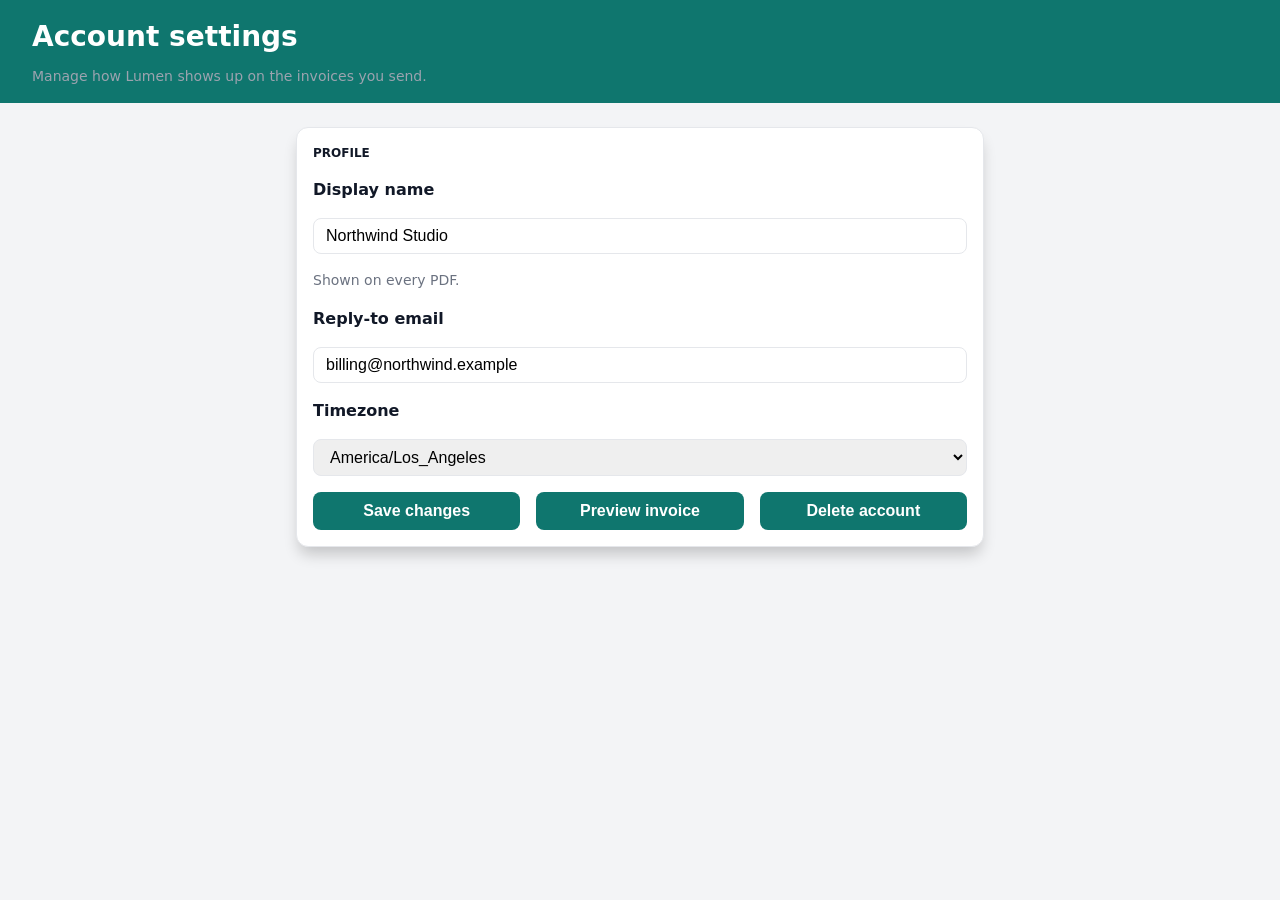
<file: eval/cases/01-settings/index.html>
<!DOCTYPE html>
<html lang="en">
<head>
  <meta charset="utf-8" />
  <meta name="viewport" content="width=device-width, initial-scale=1" />
  <title>Lumen — Account settings</title>
  <!--
    Gold fixture 01-settings
    Product: Lumen Invoicing. Existing tokens — primary #0f766e (teal), not indigo.
    Do not treat the teal as a defect.
  -->
  <style>
    :root {
      --primary: #0f766e;
      --text: #111827;
      --muted: #6b7280;
      --faint: #9ca3af;
      --line: #e5e7eb;
      --bg: #f3f4f6;
    }
    * { box-sizing: border-box; }
    body {
      margin: 0;
      font-family: ui-sans-serif, system-ui, -apple-system, "Segoe UI", sans-serif;
      color: var(--text);
      background: var(--bg);
      font-size: 16px;
      line-height: 1.5;
    }
    .banner {
      background: var(--primary);
      color: var(--faint);
      padding: 16px 32px;
    }
    .banner h1 {
      margin: 0;
      font-size: 28px;
      font-weight: 700;
      color: #fff;
      letter-spacing: 0;
    }
    .banner p { margin: 8px 0 0; font-size: 14px; color: var(--faint); }
    .wrap { max-width: 720px; margin: 24px auto; padding: 0 16px; }
    .card {
      background: #fff;
      border: 1px solid var(--line);
      border-radius: 12px;
      padding: 16px;
      box-shadow: 0 10px 15px -3px rgba(0,0,0,.2);
    }
    .kicker {
      margin: 0 0 16px;
      font-size: 12px;
      font-weight: 700;
      text-transform: uppercase;
      color: var(--text);
    }
    .group { margin-bottom: 16px; }
    .group label {
      display: block;
      margin-bottom: 16px;
      font-size: 16px;
      font-weight: 700;
      color: var(--text);
    }
    .group input, .group select {
      width: 100%;
      padding: 8px 12px;
      border: 1px solid var(--line);
      border-radius: 8px;
      font-size: 16px;
    }
    .hint { margin: 16px 0 0; font-size: 14px; color: var(--muted); }
    .actions { display: flex; gap: 16px; margin-top: 16px; }
    .actions button {
      flex: 1;
      padding: 10px 16px;
      border: 0;
      border-radius: 8px;
      font-size: 16px;
      font-weight: 700;
      color: #fff;
      background: var(--primary);
      cursor: pointer;
    }
  </style>
</head>
<body>
  <header class="banner">
    <h1>Account settings</h1>
    <p>Manage how Lumen shows up on the invoices you send.</p>
  </header>
  <main class="wrap">
    <section class="card">
      <p class="kicker">Profile</p>
      <div class="group">
        <label for="name">Display name</label>
        <input id="name" value="Northwind Studio" />
        <p class="hint">Shown on every PDF.</p>
      </div>
      <div class="group">
        <label for="email">Reply-to email</label>
        <input id="email" type="email" value="billing@northwind.example" />
      </div>
      <div class="group">
        <label for="tz">Timezone</label>
        <select id="tz">
          <option>America/Los_Angeles</option>
        </select>
      </div>
      <div class="actions">
        <button type="button">Save changes</button>
        <button type="button">Preview invoice</button>
        <button type="button">Delete account</button>
      </div>
    </section>
  </main>
</body>
</html>
</file>
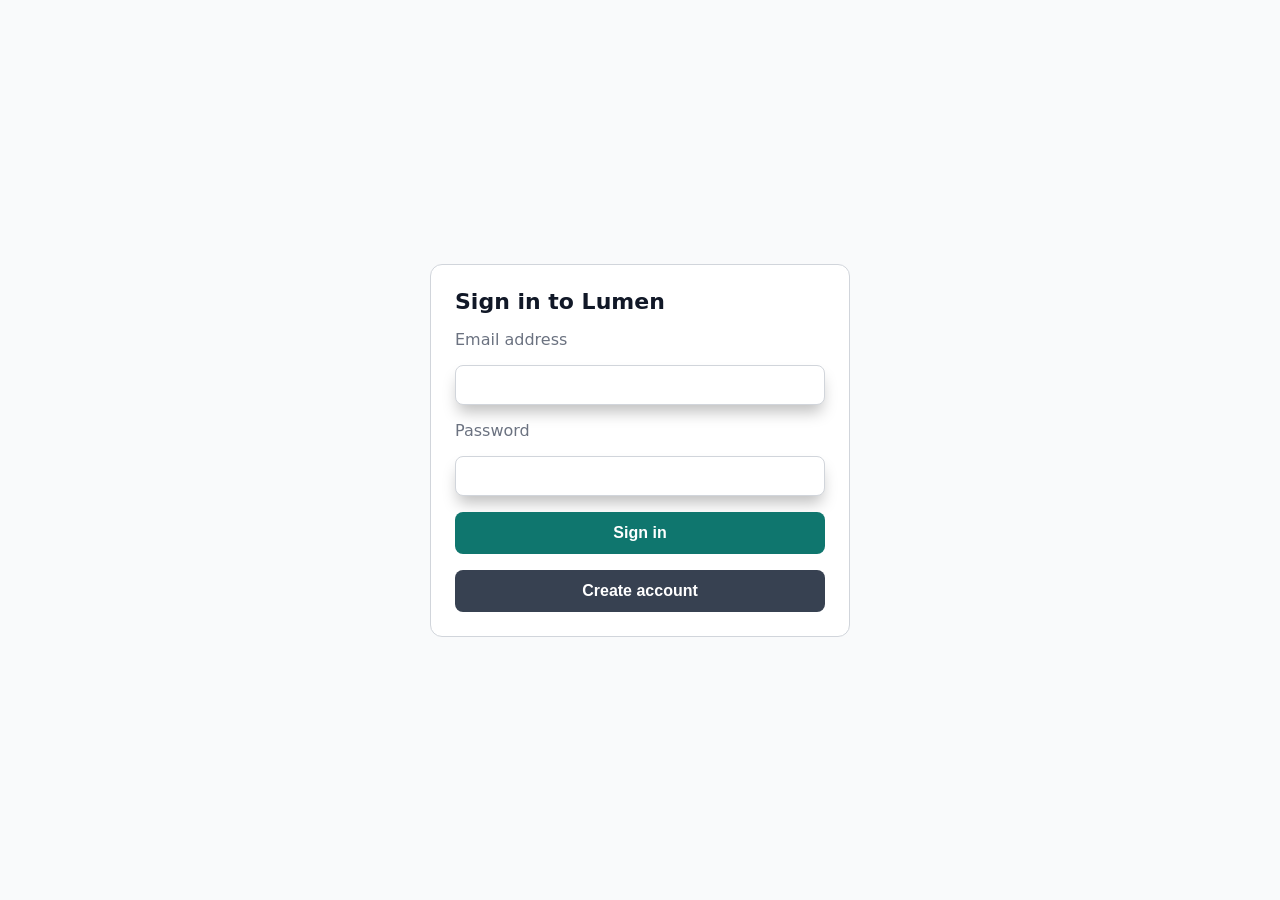
<file: eval/cases/02-login/index.html>
<!DOCTYPE html>
<html lang="en">
<head>
  <meta charset="utf-8" />
  <meta name="viewport" content="width=device-width, initial-scale=1" />
  <title>Lumen — Sign in</title>
  <!--
    Gold fixture 02-login
    Product: Lumen Invoicing. Primary #0f766e.
    The load-bearing bug is equal inner/outer spacing on a password form (§3.6 P0).
  -->
  <style>
    :root { --primary: #0f766e; --text: #111827; --muted: #6b7280; --line: #d1d5db; }
    * { box-sizing: border-box; }
    body {
      margin: 0;
      min-height: 100vh;
      display: grid;
      place-items: center;
      font-family: ui-sans-serif, system-ui, -apple-system, "Segoe UI", sans-serif;
      background: #f9fafb;
      color: var(--text);
    }
    form {
      width: 100%;
      max-width: 420px;
      padding: 24px;
      background: #fff;
      border: 1px solid var(--line);
      border-radius: 12px;
    }
    h1 { margin: 0 0 16px; font-size: 22px; }
    .row { margin-bottom: 16px; }
    .row label {
      display: block;
      margin-bottom: 16px;
      color: var(--muted);
      font-size: 16px;
    }
    .row input {
      width: 100%;
      padding: 10px 12px;
      font-size: 16px;
      border: 1px solid var(--line);
      border-radius: 8px;
      box-shadow: 0 10px 15px -3px rgba(0,0,0,.25);
    }
    .btns { display: flex; flex-direction: column; gap: 16px; }
    .btns button {
      width: 100%;
      padding: 12px;
      border: 0;
      border-radius: 8px;
      font-size: 16px;
      font-weight: 700;
      color: #fff;
      cursor: pointer;
    }
    .btns button:first-child { background: var(--primary); }
    .btns button:last-child { background: #374151; }
  </style>
</head>
<body>
  <form action="#" method="post">
    <h1>Sign in to Lumen</h1>
    <div class="row">
      <label for="email">Email address</label>
      <input id="email" name="email" type="text" autocomplete="username" />
    </div>
    <div class="row">
      <label for="password">Password</label>
      <input id="password" name="password" type="password" autocomplete="current-password" />
    </div>
    <div class="btns">
      <button type="submit">Sign in</button>
      <button type="button">Create account</button>
    </div>
  </form>
</body>
</html>
</file>
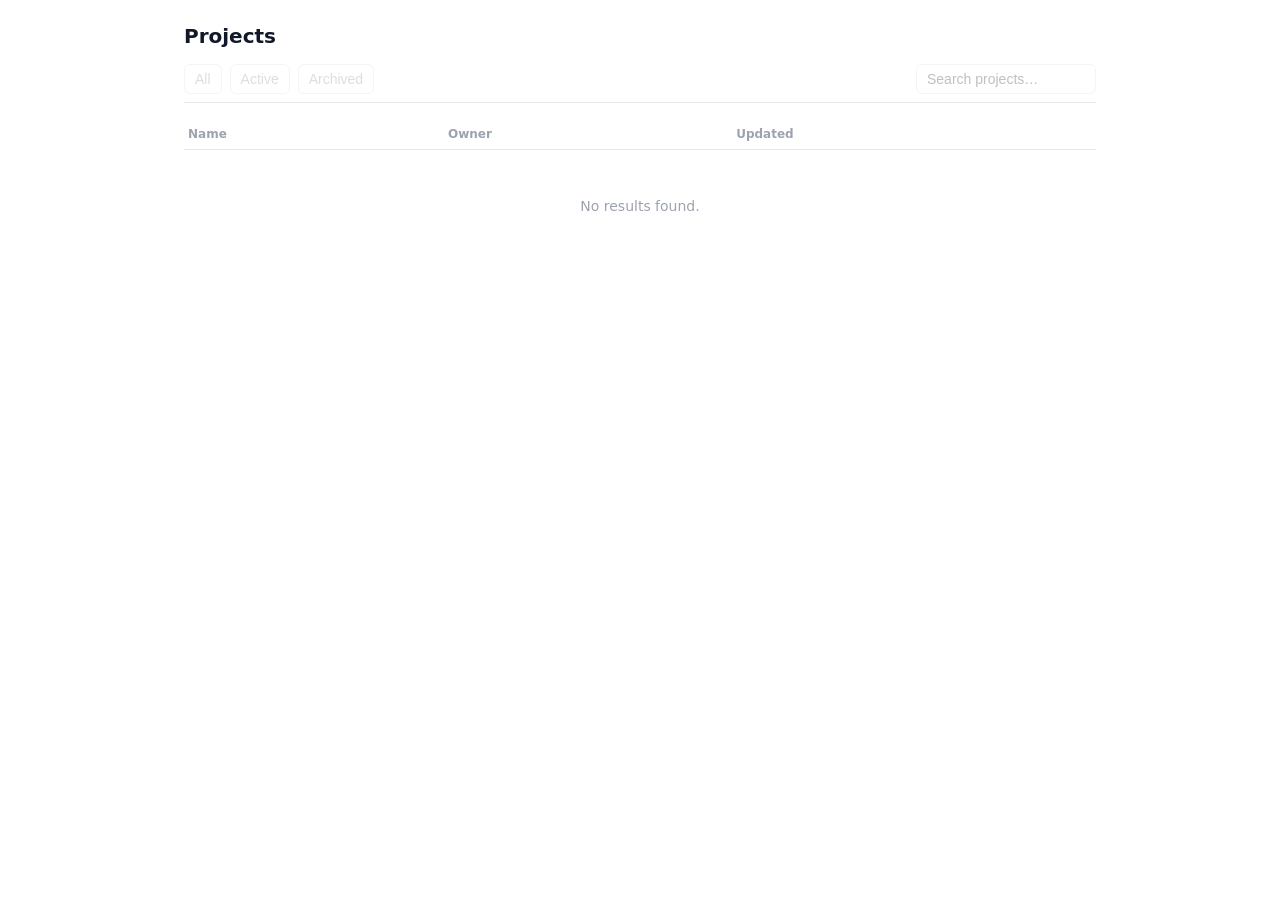
<file: eval/cases/03-empty/index.html>
<!DOCTYPE html>
<html lang="en">
<head>
  <meta charset="utf-8" />
  <meta name="viewport" content="width=device-width, initial-scale=1" />
  <title>Lumen — Projects</title>
  <!--
    Gold fixture 03-empty
    First-run empty state with disabled chrome still on screen (§8.4).
  -->
  <style>
    :root { --primary: #0f766e; --text: #111827; --muted: #9ca3af; --line: #e5e7eb; }
    * { box-sizing: border-box; }
    body {
      margin: 0;
      font-family: ui-sans-serif, system-ui, -apple-system, "Segoe UI", sans-serif;
      color: var(--text);
      background: #fff;
    }
    .app { max-width: 960px; margin: 0 auto; padding: 24px; }
    h1 { margin: 0 0 16px; font-size: 20px; }
    .toolbar {
      display: flex;
      gap: 8px;
      border-bottom: 1px solid var(--line);
      padding-bottom: 8px;
      margin-bottom: 16px;
    }
    .toolbar button, .toolbar input {
      opacity: 0.45;
      pointer-events: none;
      padding: 6px 10px;
      border: 1px solid var(--line);
      background: #fff;
      border-radius: 6px;
      font-size: 14px;
    }
    .toolbar input { margin-left: auto; width: 180px; }
    table { width: 100%; border-collapse: collapse; }
    th {
      text-align: left;
      font-size: 12px;
      font-weight: 600;
      color: var(--muted);
      padding: 8px 4px;
      border-bottom: 1px solid var(--line);
    }
    .empty {
      text-align: center;
      color: var(--muted);
      margin-top: 48px;
      font-size: 14px;
    }
  </style>
</head>
<body>
  <main class="app">
    <h1>Projects</h1>
    <div class="toolbar">
      <button type="button" disabled>All</button>
      <button type="button" disabled>Active</button>
      <button type="button" disabled>Archived</button>
      <input placeholder="Search projects…" disabled />
    </div>
    <table>
      <thead>
        <tr>
          <th>Name</th>
          <th>Owner</th>
          <th>Updated</th>
        </tr>
      </thead>
      <tbody></tbody>
    </table>
    <p class="empty">No results found.</p>
  </main>
</body>
</html>
</file>
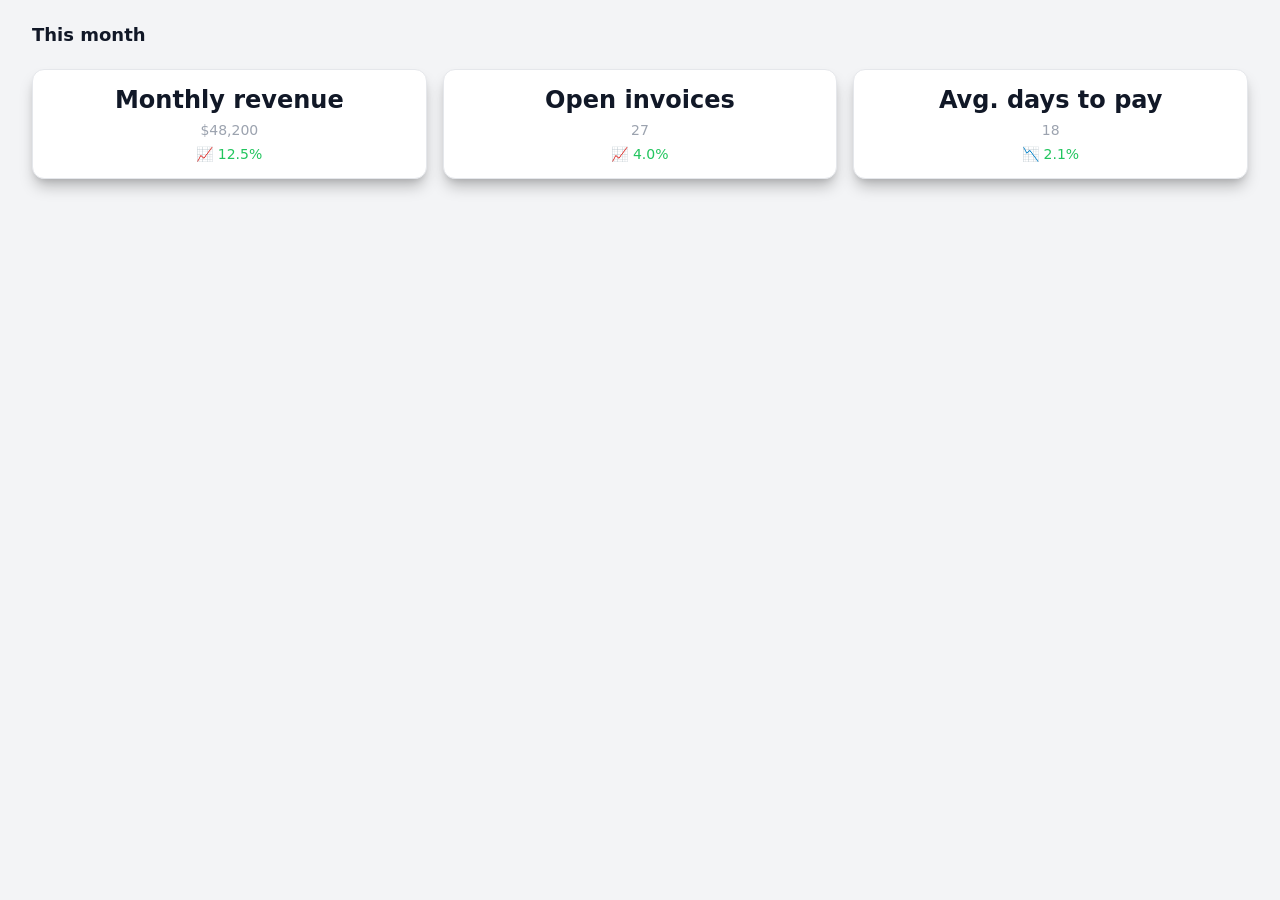
<file: eval/cases/04-stats/index.html>
<!DOCTYPE html>
<html lang="en">
<head>
  <meta charset="utf-8" />
  <meta name="viewport" content="width=device-width, initial-scale=1" />
  <title>Lumen — Overview</title>
  <!--
    Gold fixture 04-stats
    Dashboard stat cards with inverted hierarchy, emoji icons, modal shadows.
  -->
  <style>
    :root { --primary: #0f766e; --text: #111827; --muted: #9ca3af; }
    * { box-sizing: border-box; }
    body {
      margin: 0;
      font-family: ui-sans-serif, system-ui, -apple-system, "Segoe UI", sans-serif;
      background: #f3f4f6;
      color: var(--text);
    }
    header { padding: 24px 32px 8px; }
    h1 { margin: 0; font-size: 18px; }
    .grid {
      display: grid;
      grid-template-columns: repeat(3, 1fr);
      gap: 16px;
      padding: 16px 32px 32px;
    }
    .card {
      background: #fff;
      border: 1px solid #e5e7eb;
      border-radius: 12px;
      padding: 16px;
      text-align: center;
      box-shadow: 0 10px 15px -3px rgba(0,0,0,.25), 0 4px 6px -2px rgba(0,0,0,.1);
    }
    .label {
      font-size: 24px;
      font-weight: 700;
      color: var(--text);
    }
    .value {
      margin-top: 8px;
      font-size: 14px;
      color: var(--muted);
    }
    .trend {
      margin-top: 8px;
      font-size: 14px;
      color: #22c55e;
    }
    @media (max-width: 700px) {
      .grid { grid-template-columns: 1fr; }
    }
  </style>
</head>
<body>
  <header>
    <h1>This month</h1>
  </header>
  <section class="grid">
    <article class="card">
      <div class="label">Monthly revenue</div>
      <div class="value">$48,200</div>
      <div class="trend">📈 12.5%</div>
    </article>
    <article class="card">
      <div class="label">Open invoices</div>
      <div class="value">27</div>
      <div class="trend">📈 4.0%</div>
    </article>
    <article class="card">
      <div class="label">Avg. days to pay</div>
      <div class="value">18</div>
      <div class="trend">📉 2.1%</div>
    </article>
  </section>
</body>
</html>
</file>
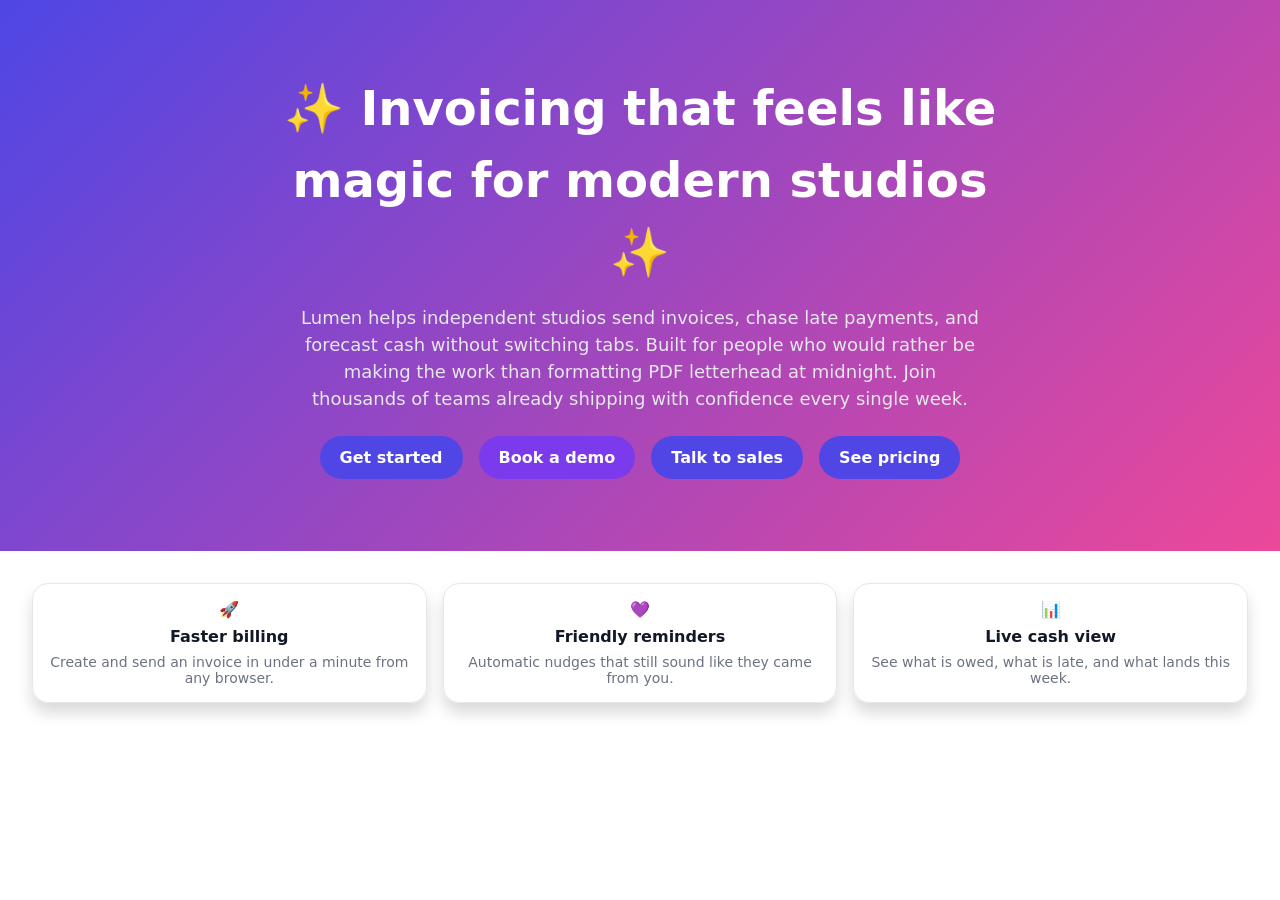
<file: eval/cases/05-landing/index.html>
<!DOCTYPE html>
<html lang="en">
<head>
  <meta charset="utf-8" />
  <meta name="viewport" content="width=device-width, initial-scale=1" />
  <title>Lumen — Invoicing that feels like magic</title>
  <!--
    Gold fixture 05-landing
    Brand spec (existing system): primary #0f766e teal.
    This page ignored it — typical generated marketing: indigo→pink gradient,
    everything centered, emoji, every CTA filled.
  -->
  <style>
    * { box-sizing: border-box; }
    body {
      margin: 0;
      font-family: ui-sans-serif, system-ui, -apple-system, "Segoe UI", sans-serif;
      color: #111827;
      background: #fff;
      text-align: center;
    }
    .hero {
      padding: 72px 24px;
      background: linear-gradient(135deg, #4f46e5 0%, #ec4899 100%);
      color: #fff;
    }
    .hero h1 {
      margin: 0 auto;
      max-width: 720px;
      font-size: 48px;
      line-height: 1.5;
    }
    .hero p {
      margin: 16px auto 0;
      max-width: 680px;
      font-size: 18px;
      line-height: 1.5;
      color: #e5e7eb;
    }
    .ctas { margin-top: 24px; display: flex; gap: 16px; justify-content: center; flex-wrap: wrap; }
    .ctas a {
      display: inline-block;
      padding: 12px 20px;
      border-radius: 999px;
      background: #4f46e5;
      color: #fff;
      text-decoration: none;
      font-weight: 700;
    }
    .ctas a.alt { background: #7c3aed; }
    .features {
      display: grid;
      grid-template-columns: repeat(3, 1fr);
      gap: 16px;
      padding: 32px;
    }
    .features article {
      padding: 16px;
      border: 1px solid #e5e7eb;
      border-radius: 16px;
      box-shadow: 0 10px 15px rgba(0,0,0,.15);
    }
    .features h2 { font-size: 16px; margin: 8px 0; }
    .features p { margin: 0; color: #6b7280; font-size: 14px; }
    @media (max-width: 700px) {
      .features { grid-template-columns: 1fr; }
      .hero h1 { font-size: 32px; }
    }
  </style>
</head>
<body>
  <section class="hero">
    <h1>✨ Invoicing that feels like magic for modern studios ✨</h1>
    <p>Lumen helps independent studios send invoices, chase late payments, and forecast cash without switching tabs. Built for people who would rather be making the work than formatting PDF letterhead at midnight. Join thousands of teams already shipping with confidence every single week.</p>
    <div class="ctas">
      <a href="#">Get started</a>
      <a href="#" class="alt">Book a demo</a>
      <a href="#">Talk to sales</a>
      <a href="#">See pricing</a>
    </div>
  </section>
  <section class="features">
    <article>
      <div>🚀</div>
      <h2>Faster billing</h2>
      <p>Create and send an invoice in under a minute from any browser.</p>
    </article>
    <article>
      <div>💜</div>
      <h2>Friendly reminders</h2>
      <p>Automatic nudges that still sound like they came from you.</p>
    </article>
    <article>
      <div>📊</div>
      <h2>Live cash view</h2>
      <p>See what is owed, what is late, and what lands this week.</p>
    </article>
  </section>
</body>
</html>
</file>
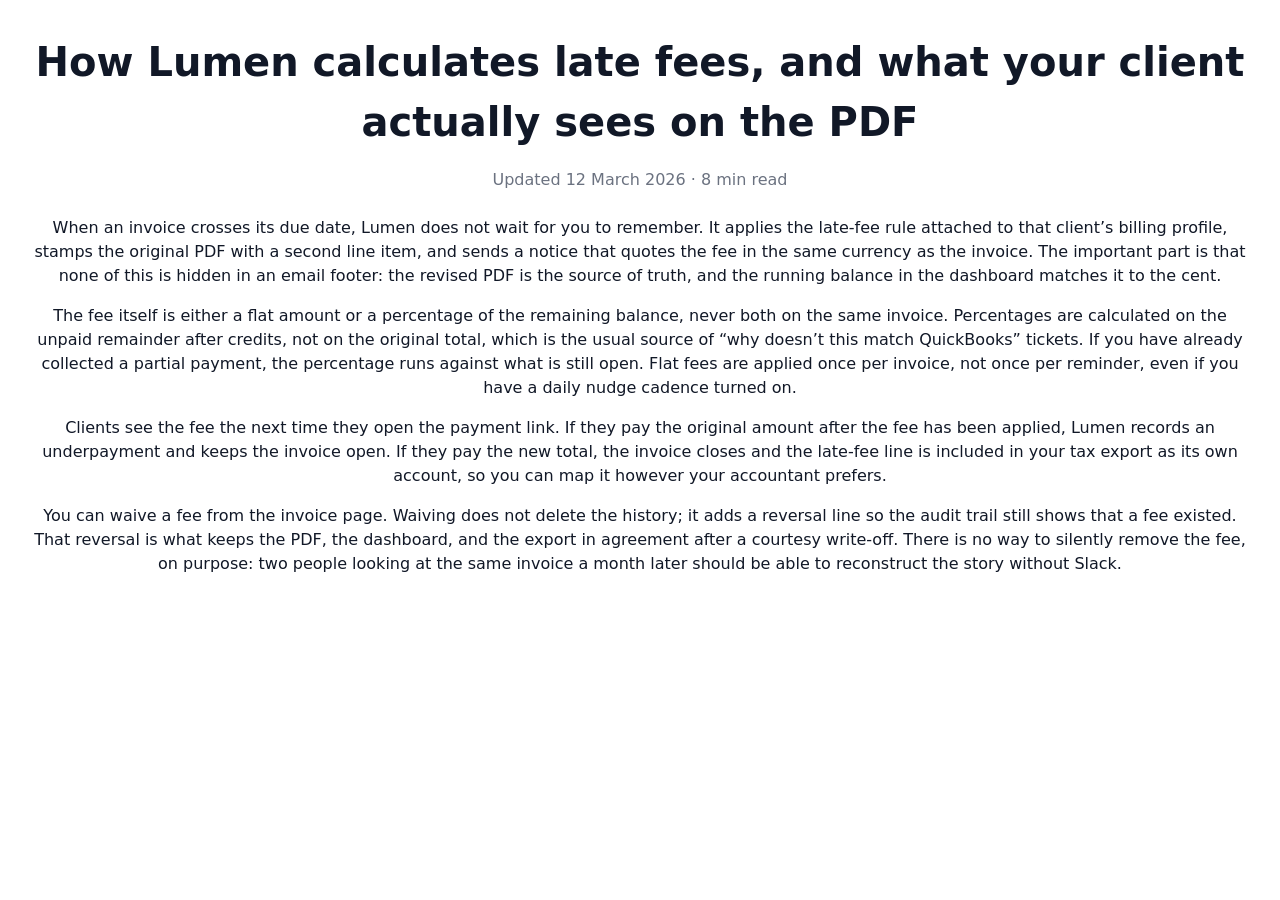
<file: eval/cases/06-article/index.html>
<!DOCTYPE html>
<html lang="en">
<head>
  <meta charset="utf-8" />
  <meta name="viewport" content="width=device-width, initial-scale=1" />
  <title>Lumen — How late fees work</title>
  <!--
    Gold fixture 06-article
    Long-form help article: no measure, centered body, heading line-height 1.5.
  -->
  <style>
    * { box-sizing: border-box; }
    body {
      margin: 0;
      font-family: ui-sans-serif, system-ui, -apple-system, "Segoe UI", sans-serif;
      color: #111827;
      background: #fff;
      text-align: center;
      font-size: 16px;
      line-height: 1.5;
    }
    article { padding: 32px 24px 80px; }
    h1 {
      font-size: 40px;
      line-height: 1.5;
      margin: 0 0 16px;
    }
    .meta { color: #6b7280; margin-bottom: 24px; }
    p { margin: 0 0 16px; }
  </style>
</head>
<body>
  <article>
    <h1>How Lumen calculates late fees, and what your client actually sees on the PDF</h1>
    <p class="meta">Updated 12 March 2026 · 8 min read</p>
    <p>When an invoice crosses its due date, Lumen does not wait for you to remember. It applies the late-fee rule attached to that client’s billing profile, stamps the original PDF with a second line item, and sends a notice that quotes the fee in the same currency as the invoice. The important part is that none of this is hidden in an email footer: the revised PDF is the source of truth, and the running balance in the dashboard matches it to the cent.</p>
    <p>The fee itself is either a flat amount or a percentage of the remaining balance, never both on the same invoice. Percentages are calculated on the unpaid remainder after credits, not on the original total, which is the usual source of “why doesn’t this match QuickBooks” tickets. If you have already collected a partial payment, the percentage runs against what is still open. Flat fees are applied once per invoice, not once per reminder, even if you have a daily nudge cadence turned on.</p>
    <p>Clients see the fee the next time they open the payment link. If they pay the original amount after the fee has been applied, Lumen records an underpayment and keeps the invoice open. If they pay the new total, the invoice closes and the late-fee line is included in your tax export as its own account, so you can map it however your accountant prefers.</p>
    <p>You can waive a fee from the invoice page. Waiving does not delete the history; it adds a reversal line so the audit trail still shows that a fee existed. That reversal is what keeps the PDF, the dashboard, and the export in agreement after a courtesy write-off. There is no way to silently remove the fee, on purpose: two people looking at the same invoice a month later should be able to reconstruct the story without Slack.</p>
  </article>
</body>
</html>
</file>
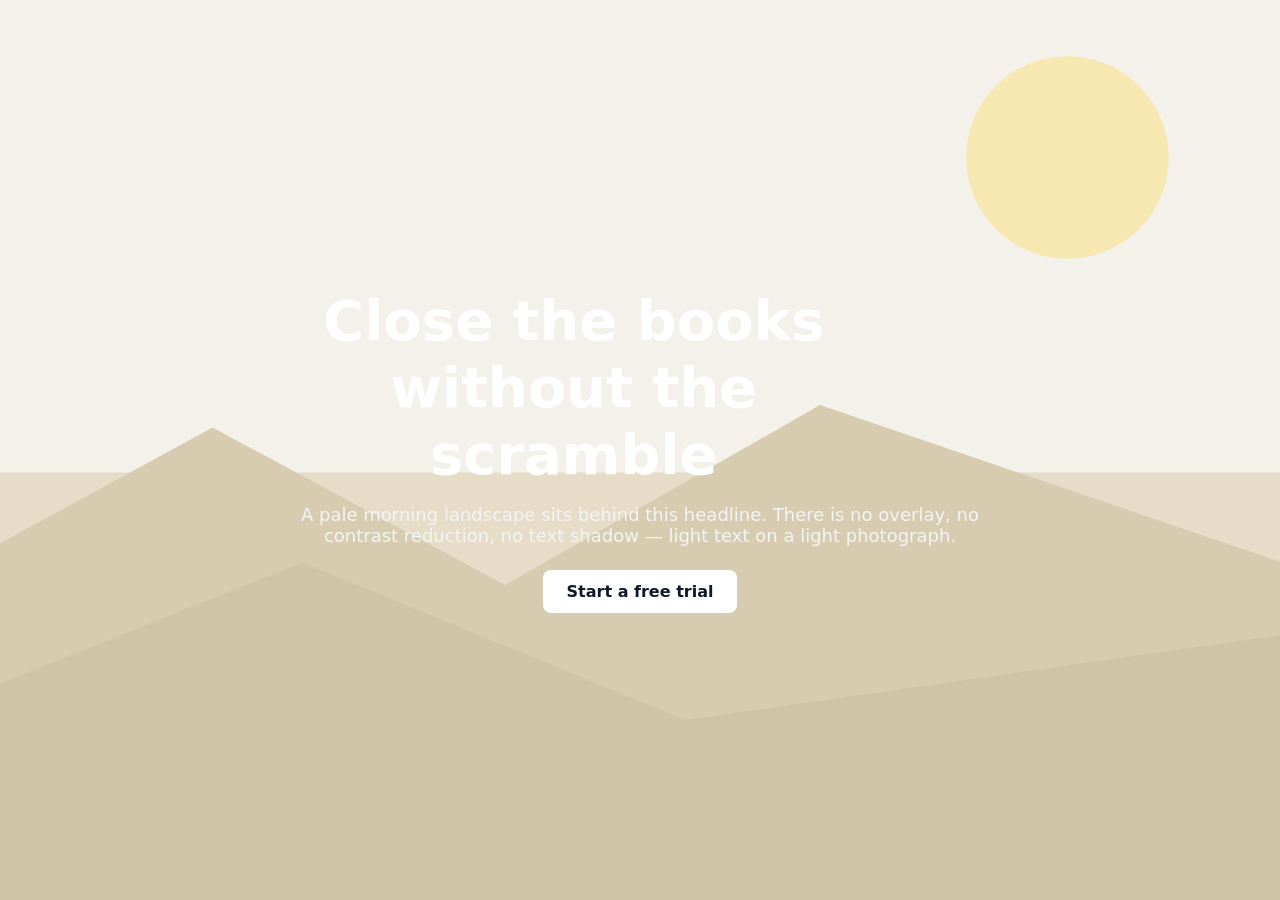
<file: eval/cases/07-hero/index.html>
<!DOCTYPE html>
<html lang="en">
<head>
  <meta charset="utf-8" />
  <meta name="viewport" content="width=device-width, initial-scale=1" />
  <title>Lumen — Close the books without the scramble</title>
  <!--
    Gold fixture 07-hero
    Light photographic field (inline SVG) with white headline — §7.2.
  -->
  <style>
    * { box-sizing: border-box; }
    body { margin: 0; font-family: ui-sans-serif, system-ui, sans-serif; }
    .hero {
      min-height: 100vh;
      display: grid;
      place-items: center;
      padding: 48px 24px;
      text-align: center;
      color: #ffffff;
      background-color: #e8e4d9;
      background-image: url("data:image/svg+xml,%3Csvg xmlns='http://www.w3.org/2000/svg' viewBox='0 0 1200 800'%3E%3Crect fill='%23f4f1ea' width='1200' height='800'/%3E%3Cpath fill='%23e6dcc8' d='M0 420h1200v380H0z'/%3E%3Ccircle fill='%23f7e7b0' cx='980' cy='140' r='90'/%3E%3Cpath fill='%23d7cbb0' d='M0 500 L220 380 L480 520 L760 360 L1200 510 V800 H0z'/%3E%3Cpath fill='%23cfc3a8' d='M0 620 L300 500 L640 640 L1200 560 V800 H0z'/%3E%3C/svg%3E");
      background-size: cover;
      background-position: center;
    }
    h1 {
      margin: 0;
      font-size: 56px;
      font-weight: 700;
      line-height: 1.2;
      max-width: 16ch;
    }
    p {
      margin: 16px auto 0;
      max-width: 42em;
      font-size: 18px;
      color: #f3f4f6;
      text-shadow: none;
    }
    a {
      display: inline-block;
      margin-top: 24px;
      padding: 12px 24px;
      background: #ffffff;
      color: #111827;
      text-decoration: none;
      border-radius: 8px;
      font-weight: 700;
    }
  </style>
</head>
<body>
  <section class="hero">
    <div>
      <h1>Close the books without the scramble</h1>
      <p>A pale morning landscape sits behind this headline. There is no overlay, no contrast reduction, no text shadow — light text on a light photograph.</p>
      <a href="#">Start a free trial</a>
    </div>
  </section>
</body>
</html>
</file>
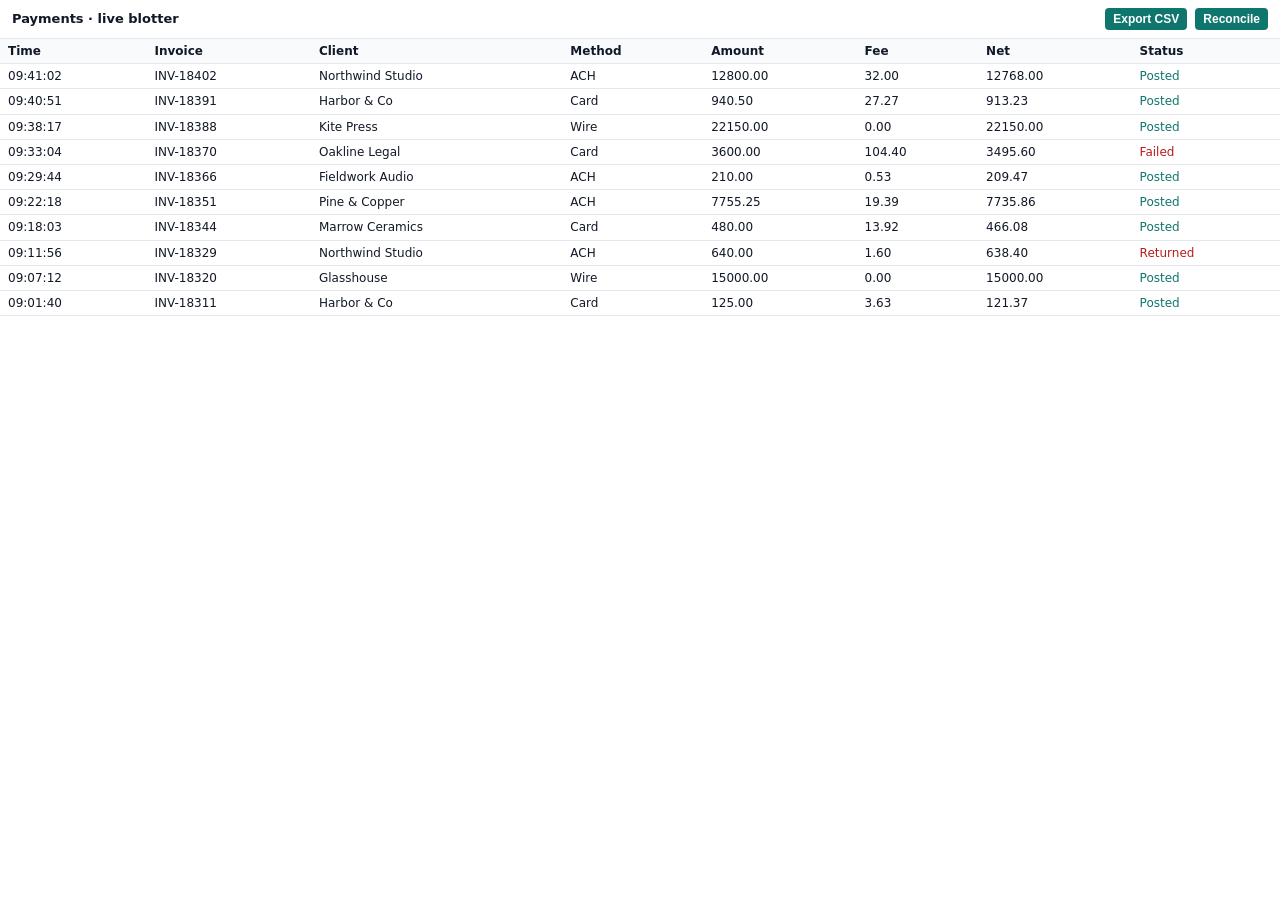
<file: eval/cases/08-blotter/index.html>
<!DOCTYPE html>
<html lang="en">
<head>
  <meta charset="utf-8" />
  <meta name="viewport" content="width=device-width, initial-scale=1" />
  <title>Lumen — Payments blotter</title>
  <!--
    Gold fixture 08-blotter
    Deliberate density (§3.1.2). Trap for "add more whitespace" as a P0.
    One real ranking bug in the toolbar; numbers are left-aligned (should, not must).
  -->
  <style>
    :root { --primary: #0f766e; --text: #111827; --line: #e5e7eb; }
    * { box-sizing: border-box; }
    body {
      margin: 0;
      font-family: ui-sans-serif, system-ui, "Segoe UI", sans-serif;
      font-size: 12px;
      line-height: 1.35;
      color: var(--text);
      background: #fff;
    }
    header {
      display: flex;
      align-items: center;
      gap: 8px;
      padding: 8px 12px;
      border-bottom: 1px solid var(--line);
    }
    header h1 { margin: 0; font-size: 13px; font-weight: 600; margin-right: auto; }
    header button {
      padding: 4px 8px;
      font-size: 12px;
      border: 0;
      border-radius: 4px;
      background: var(--primary);
      color: #fff;
      font-weight: 600;
    }
    table { width: 100%; border-collapse: collapse; }
    th, td {
      padding: 4px 8px;
      border-bottom: 1px solid var(--line);
      text-align: left;
      white-space: nowrap;
    }
    th { font-weight: 600; background: #f9fafb; position: sticky; top: 0; }
    tr:hover td { background: #f0fdfa; }
    .ok { color: #0f766e; }
    .late { color: #b91c1c; }
  </style>
</head>
<body>
  <header>
    <h1>Payments · live blotter</h1>
    <button type="button">Export CSV</button>
    <button type="button">Reconcile</button>
  </header>
  <table>
    <thead>
      <tr>
        <th>Time</th>
        <th>Invoice</th>
        <th>Client</th>
        <th>Method</th>
        <th>Amount</th>
        <th>Fee</th>
        <th>Net</th>
        <th>Status</th>
      </tr>
    </thead>
    <tbody>
      <tr><td>09:41:02</td><td>INV-18402</td><td>Northwind Studio</td><td>ACH</td><td>12800.00</td><td>32.00</td><td>12768.00</td><td class="ok">Posted</td></tr>
      <tr><td>09:40:51</td><td>INV-18391</td><td>Harbor &amp; Co</td><td>Card</td><td>940.50</td><td>27.27</td><td>913.23</td><td class="ok">Posted</td></tr>
      <tr><td>09:38:17</td><td>INV-18388</td><td>Kite Press</td><td>Wire</td><td>22150.00</td><td>0.00</td><td>22150.00</td><td class="ok">Posted</td></tr>
      <tr><td>09:33:04</td><td>INV-18370</td><td>Oakline Legal</td><td>Card</td><td>3600.00</td><td>104.40</td><td>3495.60</td><td class="late">Failed</td></tr>
      <tr><td>09:29:44</td><td>INV-18366</td><td>Fieldwork Audio</td><td>ACH</td><td>210.00</td><td>0.53</td><td>209.47</td><td class="ok">Posted</td></tr>
      <tr><td>09:22:18</td><td>INV-18351</td><td>Pine &amp; Copper</td><td>ACH</td><td>7755.25</td><td>19.39</td><td>7735.86</td><td class="ok">Posted</td></tr>
      <tr><td>09:18:03</td><td>INV-18344</td><td>Marrow Ceramics</td><td>Card</td><td>480.00</td><td>13.92</td><td>466.08</td><td class="ok">Posted</td></tr>
      <tr><td>09:11:56</td><td>INV-18329</td><td>Northwind Studio</td><td>ACH</td><td>640.00</td><td>1.60</td><td>638.40</td><td class="late">Returned</td></tr>
      <tr><td>09:07:12</td><td>INV-18320</td><td>Glasshouse</td><td>Wire</td><td>15000.00</td><td>0.00</td><td>15000.00</td><td class="ok">Posted</td></tr>
      <tr><td>09:01:40</td><td>INV-18311</td><td>Harbor &amp; Co</td><td>Card</td><td>125.00</td><td>3.63</td><td>121.37</td><td class="ok">Posted</td></tr>
    </tbody>
  </table>
</body>
</html>
</file>
